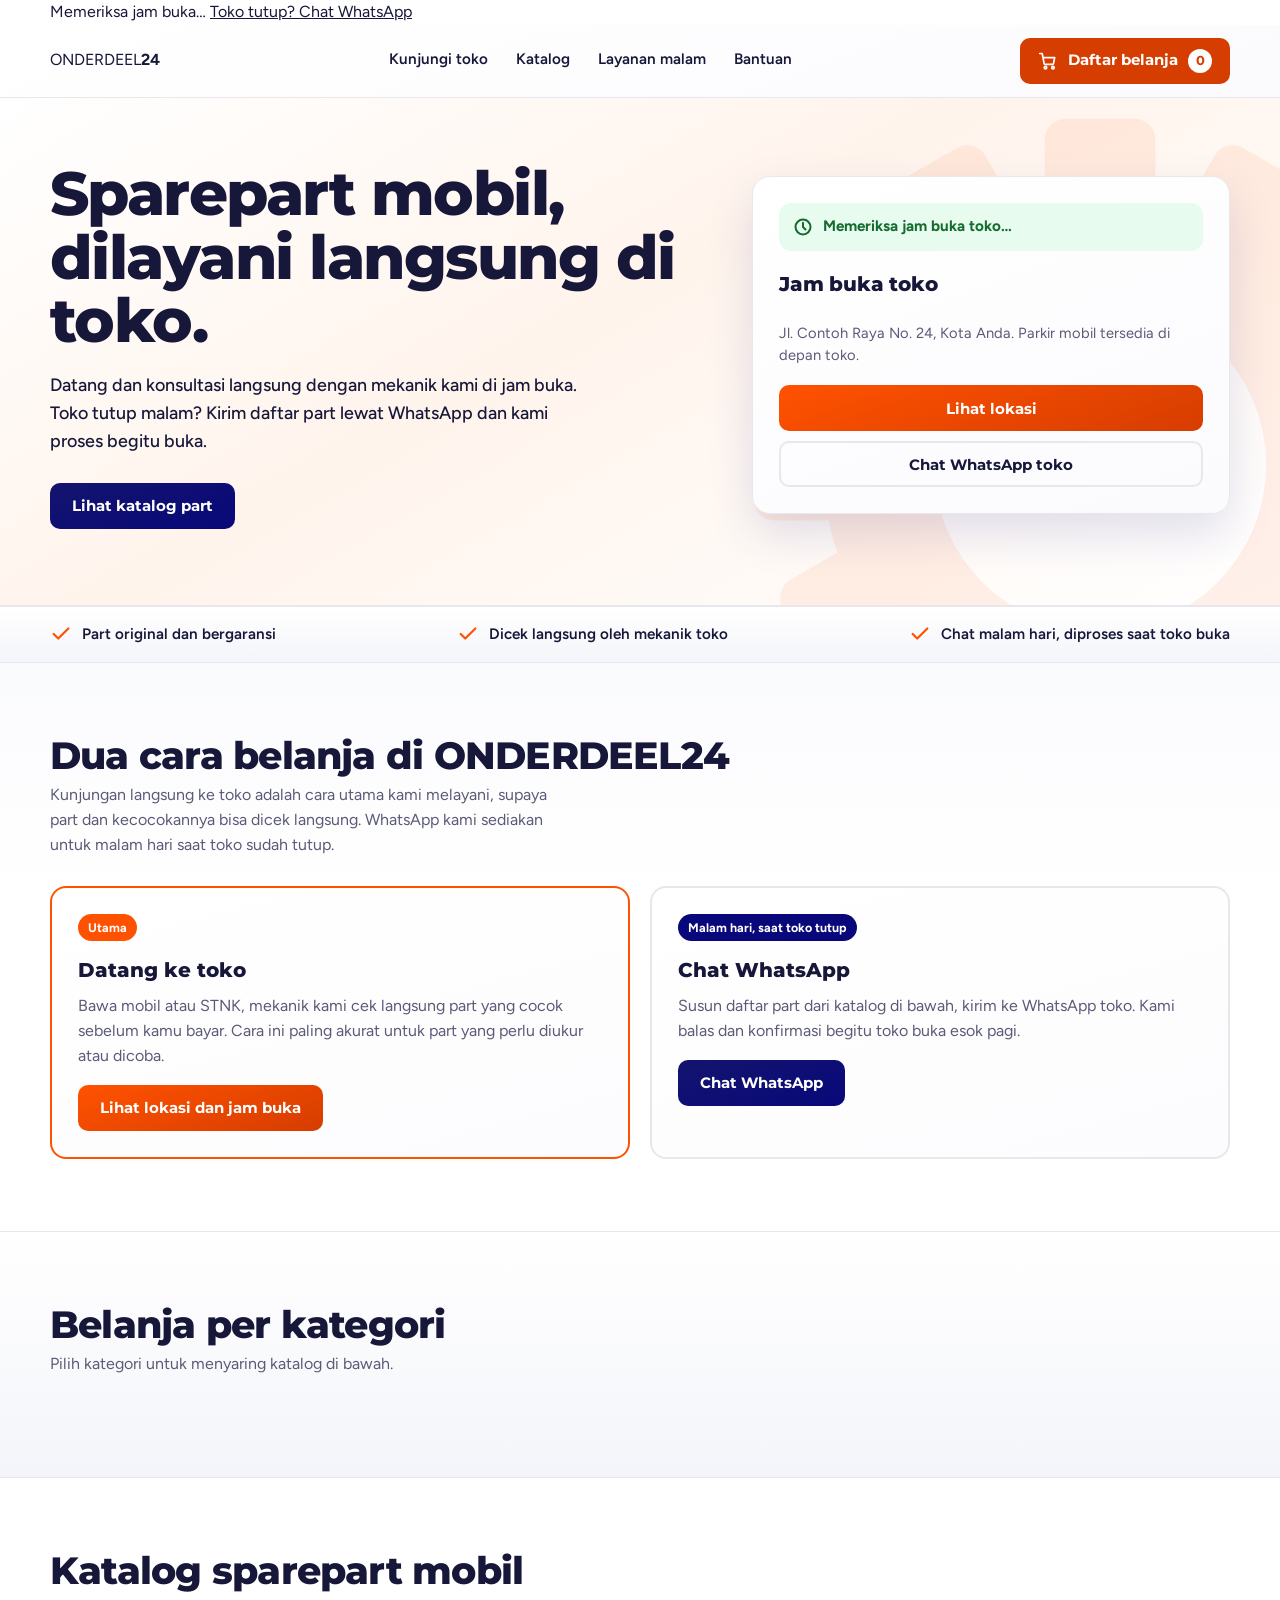
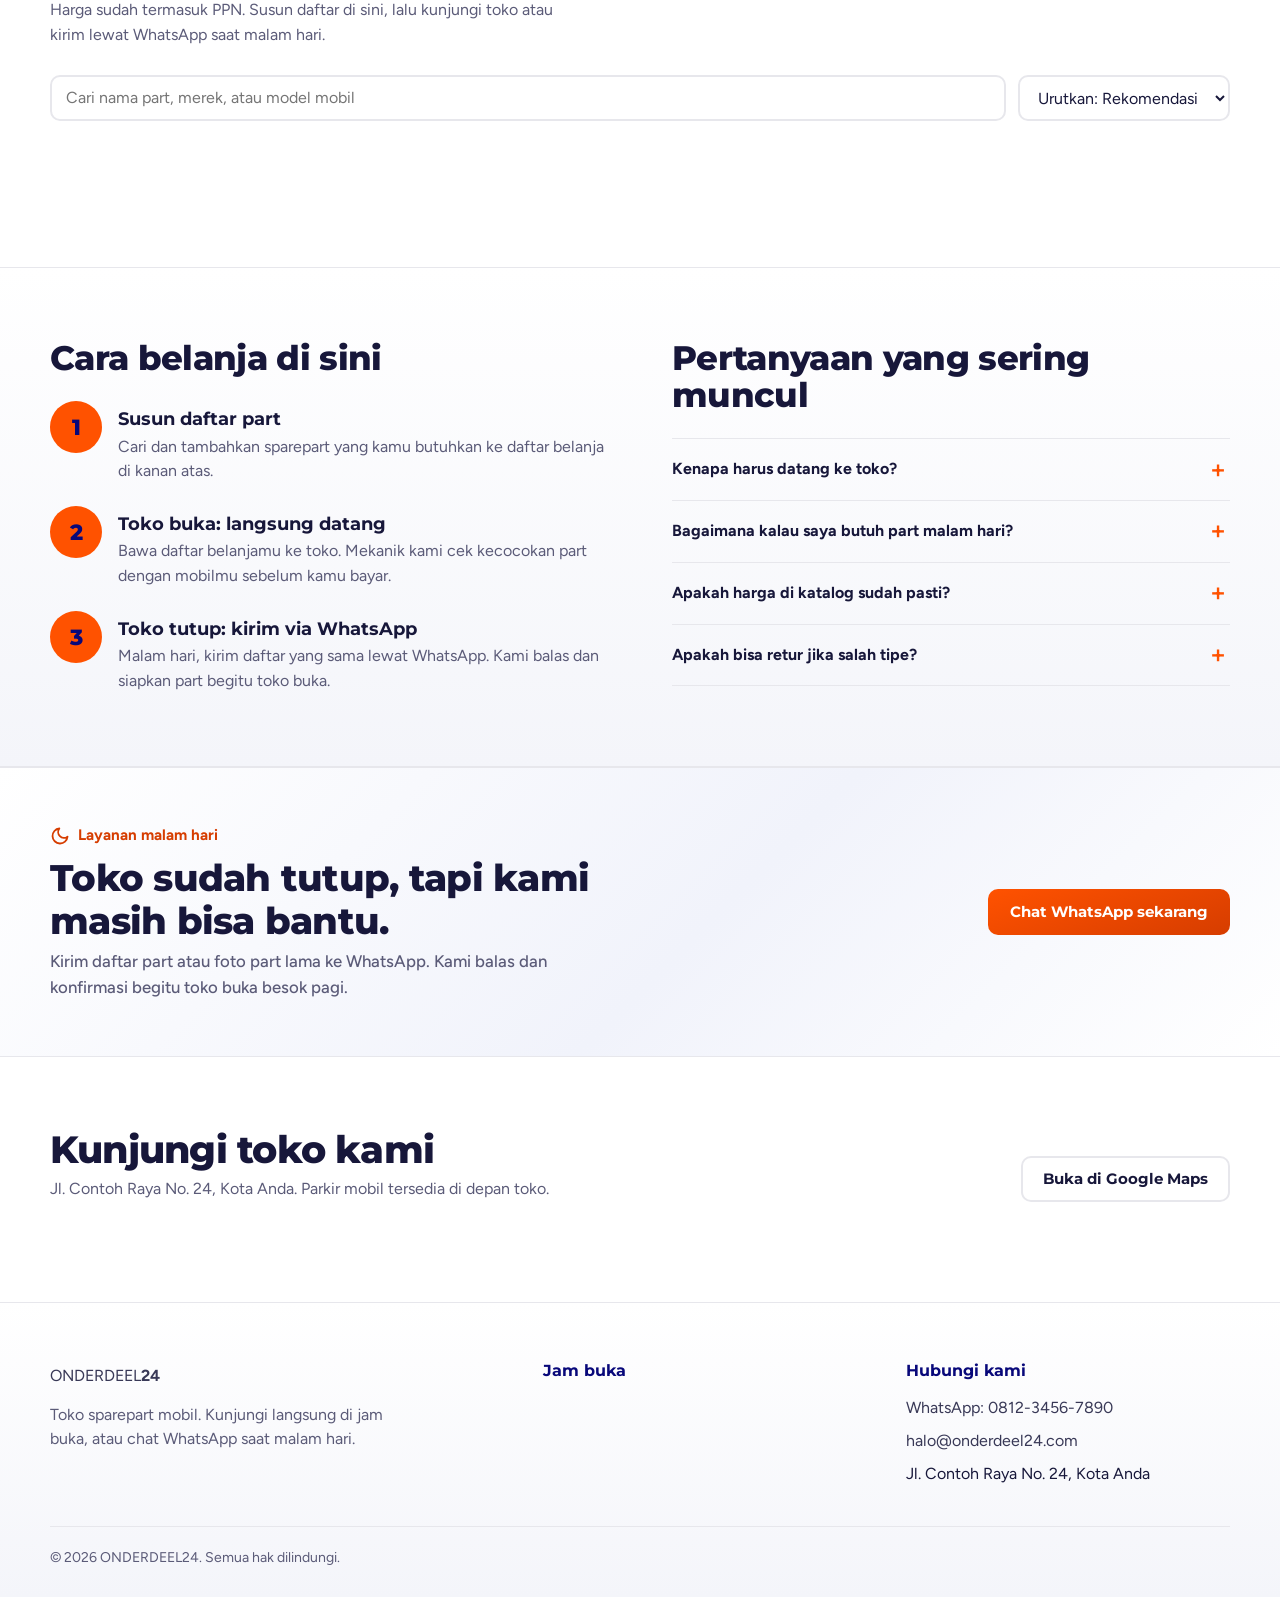
<file: index.html>
<!DOCTYPE html>
<html lang="id">
<head>
<meta charset="utf-8">
<meta name="viewport" content="width=device-width, initial-scale=1, viewport-fit=cover">
<title>ONDERDEEL24 - Sparepart Mobil</title>
<meta name="description" content="Sparepart mobil di toko kami. Datang langsung di jam buka, atau chat WhatsApp saat toko tutup malam hari.">
<link rel="preconnect" href="https://fonts.googleapis.com">
<link rel="preconnect" href="https://fonts.gstatic.com" crossorigin>
<link href="https://fonts.googleapis.com/css2?family=Figtree:wght@400;500;600;700&family=Montserrat:wght@600;700;800;900&display=swap" rel="stylesheet">
<link rel="stylesheet" href="styles.css">
</head>
<body>

<!-- Simbol logo & gerigi -->
<svg width="0" height="0" style="position:absolute" aria-hidden="true" focusable="false">
  <defs>
    <symbol id="logo-mark" viewBox="0 0 120 120">
      <g transform="translate(52 52)">
        <g fill="#FF5200">
          <rect x="-8" y="-50" width="16" height="16" rx="3"/>
          <rect x="-8" y="-50" width="16" height="16" rx="3" transform="rotate(30)"/>
          <rect x="-8" y="-50" width="16" height="16" rx="3" transform="rotate(60)"/>
          <rect x="-8" y="-50" width="16" height="16" rx="3" transform="rotate(90)"/>
          <rect x="-8" y="-50" width="16" height="16" rx="3" transform="rotate(120)"/>
          <rect x="-8" y="-50" width="16" height="16" rx="3" transform="rotate(150)"/>
          <rect x="-8" y="-50" width="16" height="16" rx="3" transform="rotate(180)"/>
          <rect x="-8" y="-50" width="16" height="16" rx="3" transform="rotate(210)"/>
          <rect x="-8" y="-50" width="16" height="16" rx="3" transform="rotate(240)"/>
          <rect x="-8" y="-50" width="16" height="16" rx="3" transform="rotate(270)"/>
          <rect x="-8" y="-50" width="16" height="16" rx="3" transform="rotate(300)"/>
          <rect x="-8" y="-50" width="16" height="16" rx="3" transform="rotate(330)"/>
          <circle r="40"/>
        </g>
        <circle r="28" fill="#fff"/>
        <circle r="21" fill="none" stroke="#FF5200" stroke-width="4"/>
        <path d="M0 -21V-3" stroke="#FF5200" stroke-width="5" stroke-linecap="round"/>
        <circle cy="3" r="7" fill="#FF5200"/>
      </g>
      <text x="58" y="113" font-family="Montserrat, 'Arial Black', sans-serif" font-weight="800" font-size="56" fill="#fff" stroke="#FF5200" stroke-width="5" stroke-linejoin="round" paint-order="stroke" textLength="60" lengthAdjust="spacingAndGlyphs">24</text>
    </symbol>
    <symbol id="gear" viewBox="0 0 104 104">
      <g transform="translate(52 52)" fill="currentColor">
        <rect x="-8" y="-50" width="16" height="16" rx="3"/>
        <rect x="-8" y="-50" width="16" height="16" rx="3" transform="rotate(30)"/>
        <rect x="-8" y="-50" width="16" height="16" rx="3" transform="rotate(60)"/>
        <rect x="-8" y="-50" width="16" height="16" rx="3" transform="rotate(90)"/>
        <rect x="-8" y="-50" width="16" height="16" rx="3" transform="rotate(120)"/>
        <rect x="-8" y="-50" width="16" height="16" rx="3" transform="rotate(150)"/>
        <rect x="-8" y="-50" width="16" height="16" rx="3" transform="rotate(180)"/>
        <rect x="-8" y="-50" width="16" height="16" rx="3" transform="rotate(210)"/>
        <rect x="-8" y="-50" width="16" height="16" rx="3" transform="rotate(240)"/>
        <rect x="-8" y="-50" width="16" height="16" rx="3" transform="rotate(270)"/>
        <rect x="-8" y="-50" width="16" height="16" rx="3" transform="rotate(300)"/>
        <rect x="-8" y="-50" width="16" height="16" rx="3" transform="rotate(330)"/>
        <path fill-rule="evenodd" d="M-40 0a40 40 0 1 0 80 0a40 40 0 1 0 -80 0ZM-24 0a24 24 0 1 0 48 0a24 24 0 1 0 -48 0Z"/>
      </g>
    </symbol>
  </defs>
</svg>

<div class="topbar" id="topbar">
  <div class="wrap">
    <span id="topbar-status"><span class="dot" aria-hidden="true"></span><span id="topbar-text">Memeriksa jam buka…</span></span>
    <a href="#malam" id="topbar-link">Toko tutup? Chat WhatsApp</a>
  </div>
</div>

<header class="site-header">
  <div class="wrap">
    <a class="brand" href="#atas" aria-label="ONDERDEEL24, ke awal halaman">
      <svg viewBox="0 0 120 120" aria-hidden="true"><use href="#logo-mark"/></svg>
      <span class="wordmark">ONDERDEEL<b>24</b></span>
    </a>
    <nav class="nav" aria-label="Menu utama">
      <a href="#kunjungi">Kunjungi toko</a>
      <a href="#produk">Katalog</a>
      <a href="#malam">Layanan malam</a>
      <a href="#bantuan">Bantuan</a>
    </nav>
    <div class="header-right">
      <button class="cart-btn" id="open-cart" type="button" aria-haspopup="dialog">
        <svg viewBox="0 0 24 24" fill="none" stroke="currentColor" stroke-width="2" stroke-linecap="round" stroke-linejoin="round" aria-hidden="true"><circle cx="9" cy="20" r="1.5"/><circle cx="18" cy="20" r="1.5"/><path d="M2 3h3l2.4 12.2a1 1 0 0 0 1 .8h9.2a1 1 0 0 0 1-.8L20 8H6"/></svg>
        <span class="label">Daftar belanja</span>
        <span class="cart-count" id="cart-count" aria-label="0 barang">0</span>
      </button>
      <button class="nav-toggle" id="nav-toggle" type="button" aria-expanded="false" aria-controls="mobile-nav" aria-label="Buka menu">
        <svg class="icon-open" viewBox="0 0 24 24" fill="none" stroke="currentColor" stroke-width="2.2" stroke-linecap="round" aria-hidden="true"><path d="M4 7h16M4 12h16M4 17h16"/></svg>
        <svg class="icon-close" viewBox="0 0 24 24" fill="none" stroke="currentColor" stroke-width="2.4" stroke-linecap="round" aria-hidden="true"><path d="M5 5l14 14M19 5 5 19"/></svg>
      </button>
    </div>
    <nav class="mobile-nav" id="mobile-nav" aria-label="Menu utama (mobile)">
      <a href="#kunjungi">Kunjungi toko</a>
      <a href="#produk">Katalog</a>
      <a href="#malam">Layanan malam</a>
      <a href="#bantuan">Bantuan</a>
    </nav>
  </div>
</header>

<main id="atas">
  <!-- HERO -->
  <section class="hero">
    <svg class="hero-gear" viewBox="0 0 104 104" aria-hidden="true"><use href="#gear"/></svg>
    <div class="wrap">
      <div>
        <h1>Sparepart mobil, dilayani langsung di toko.</h1>
        <p class="lead">Datang dan konsultasi langsung dengan mekanik kami di jam buka. Toko tutup malam? Kirim daftar part lewat WhatsApp dan kami proses begitu buka.</p>
        <div class="hero-actions">
          <a class="btn navy" href="#produk">Lihat katalog part</a>
        </div>
      </div>

      <div class="visit-card">
        <div class="when open" id="visit-when">
          <svg viewBox="0 0 24 24" fill="none" stroke="currentColor" stroke-width="2.4" stroke-linecap="round" stroke-linejoin="round" aria-hidden="true"><circle cx="12" cy="12" r="9"/><path d="M12 7v5l3 3"/></svg>
          <span id="visit-when-text">Memeriksa jam buka toko…</span>
        </div>
        <h2>Jam buka toko</h2>
        <ul class="hours-list" id="hours-list"></ul>
        <address>Jl. Contoh Raya No. 24, Kota Anda. Parkir mobil tersedia di depan toko.</address>
        <div class="visit-actions">
          <a class="btn" href="#peta" id="visit-map">Lihat lokasi</a>
          <a class="btn ghost" href="#" id="visit-wa" target="_blank" rel="noopener">Chat WhatsApp toko</a>
        </div>
      </div>
    </div>
  </section>

  <!-- TRUST STRIP -->
  <div class="strip">
    <div class="wrap">
      <ul>
        <li><svg viewBox="0 0 24 24" fill="none" stroke="currentColor" stroke-width="2.4" stroke-linecap="round" stroke-linejoin="round" aria-hidden="true"><path d="m4 12 5 5L20 6"/></svg>Part original dan bergaransi</li>
        <li><svg viewBox="0 0 24 24" fill="none" stroke="currentColor" stroke-width="2.4" stroke-linecap="round" stroke-linejoin="round" aria-hidden="true"><path d="m4 12 5 5L20 6"/></svg>Dicek langsung oleh mekanik toko</li>
        <li><svg viewBox="0 0 24 24" fill="none" stroke="currentColor" stroke-width="2.4" stroke-linecap="round" stroke-linejoin="round" aria-hidden="true"><path d="m4 12 5 5L20 6"/></svg>Chat malam hari, diproses saat toko buka</li>
      </ul>
    </div>
  </div>

  <!-- DUA JALUR LAYANAN -->
  <section class="section" id="kunjungi">
    <div class="wrap">
      <div class="section-head">
        <div>
          <h2>Dua cara belanja di ONDERDEEL24</h2>
          <p>Kunjungan langsung ke toko adalah cara utama kami melayani, supaya part dan kecocokannya bisa dicek langsung. WhatsApp kami sediakan untuk malam hari saat toko sudah tutup.</p>
        </div>
      </div>
      <div class="modes">
        <div class="mode primary">
          <span class="tag">Utama</span>
          <h3>Datang ke toko</h3>
          <p>Bawa mobil atau STNK, mekanik kami cek langsung part yang cocok sebelum kamu bayar. Cara ini paling akurat untuk part yang perlu diukur atau dicoba.</p>
          <a class="btn" href="#peta">Lihat lokasi dan jam buka</a>
        </div>
        <div class="mode night" id="malam">
          <span class="tag">Malam hari, saat toko tutup</span>
          <h3>Chat WhatsApp</h3>
          <p>Susun daftar part dari katalog di bawah, kirim ke WhatsApp toko. Kami balas dan konfirmasi begitu toko buka esok pagi.</p>
          <a class="btn navy" href="#" id="mode-wa" target="_blank" rel="noopener">Chat WhatsApp</a>
        </div>
      </div>
    </div>
  </section>

  <!-- KATEGORI -->
  <section class="section tint">
    <div class="wrap">
      <div class="section-head">
        <div>
          <h2>Belanja per kategori</h2>
          <p>Pilih kategori untuk menyaring katalog di bawah.</p>
        </div>
      </div>
      <div class="cats" id="cats"></div>
    </div>
  </section>

  <!-- PRODUK -->
  <section class="section" id="produk">
    <div class="wrap">
      <div class="section-head">
        <div>
          <h2>Katalog sparepart mobil</h2>
          <p>Harga sudah termasuk PPN. Susun daftar di sini, lalu kunjungi toko atau kirim lewat WhatsApp saat malam hari.</p>
        </div>
      </div>

      <div class="toolbar">
        <div class="input-wrap">
          <label class="sr-only" for="q">Cari produk</label>
          <input class="input" id="q" type="search" placeholder="Cari nama part, merek, atau model mobil" autocomplete="off" style="width:100%; min-height:46px; padding:0 14px; border:2px solid var(--line); border-radius:10px; background:var(--surface);">
        </div>
        <div>
          <label class="sr-only" for="sort">Urutkan</label>
          <select class="select" id="sort" style="width:100%; min-height:46px; padding:0 14px; border:2px solid var(--line); border-radius:10px; background:var(--surface);">
            <option value="rek">Urutkan: Rekomendasi</option>
            <option value="murah">Harga terendah</option>
            <option value="mahal">Harga tertinggi</option>
            <option value="nama">Nama A-Z</option>
          </select>
        </div>
      </div>

      <div class="status" aria-live="polite">
        <span id="status-text"></span>
        <button class="link-btn" id="reset" type="button" hidden>Hapus semua filter</button>
      </div>

      <div class="grid" id="grid"></div>
    </div>
  </section>

  <!-- CARA + FAQ -->
  <section class="section tint">
    <div class="wrap split">
      <div>
        <h2>Cara belanja di sini</h2>
        <ol class="steps">
          <li>
            <div>
              <h3>Susun daftar part</h3>
              <p>Cari dan tambahkan sparepart yang kamu butuhkan ke daftar belanja di kanan atas.</p>
            </div>
          </li>
          <li>
            <div>
              <h3>Toko buka: langsung datang</h3>
              <p>Bawa daftar belanjamu ke toko. Mekanik kami cek kecocokan part dengan mobilmu sebelum kamu bayar.</p>
            </div>
          </li>
          <li>
            <div>
              <h3>Toko tutup: kirim via WhatsApp</h3>
              <p>Malam hari, kirim daftar yang sama lewat WhatsApp. Kami balas dan siapkan part begitu toko buka.</p>
            </div>
          </li>
        </ol>
      </div>
      <div id="bantuan">
        <h2>Pertanyaan yang sering muncul</h2>
        <details>
          <summary>Kenapa harus datang ke toko?</summary>
          <p>Sebagian part perlu dicek nomor rangka atau dicoba langsung ke mobil supaya benar-benar pas. Kunjungan langsung membuat mekanik kami bisa memastikan itu sebelum kamu membayar.</p>
        </details>
        <details>
          <summary>Bagaimana kalau saya butuh part malam hari?</summary>
          <p>Kirim daftar part lewat WhatsApp. Kami balas begitu toko buka esok paginya, dan part bisa langsung diambil atau dikirim.</p>
        </details>
        <details>
          <summary>Apakah harga di katalog sudah pasti?</summary>
          <p>Harga di katalog adalah harga acuan. Saat kamu datang atau chat WhatsApp, kami konfirmasi ulang sesuai stok dan kecocokan dengan mobilmu.</p>
        </details>
        <details>
          <summary>Apakah bisa retur jika salah tipe?</summary>
          <p>Bisa, dalam 7 hari setelah pembelian. Part harus belum dipasang, masih utuh, dan dalam kemasan aslinya. Datang langsung ke toko untuk proses retur.</p>
        </details>
      </div>
    </div>
  </section>

  <!-- CTA MALAM -->
  <section class="cta">
    <div class="wrap">
      <div>
        <span class="eyebrow"><svg viewBox="0 0 24 24" fill="none" stroke="currentColor" stroke-width="2.2" stroke-linecap="round" stroke-linejoin="round" aria-hidden="true"><path d="M21 12.8A9 9 0 1 1 11.2 3 7 7 0 0 0 21 12.8z"/></svg>Layanan malam hari</span>
        <h2>Toko sudah tutup, tapi kami masih bisa bantu.</h2>
        <p>Kirim daftar part atau foto part lama ke WhatsApp. Kami balas dan konfirmasi begitu toko buka besok pagi.</p>
      </div>
      <a class="btn" id="cta-wa" href="#" target="_blank" rel="noopener">Chat WhatsApp sekarang</a>
    </div>
  </section>

  <!-- LOKASI -->
  <section class="section" id="peta">
    <div class="wrap section-head">
      <div>
        <h2>Kunjungi toko kami</h2>
        <p>Jl. Contoh Raya No. 24, Kota Anda. Parkir mobil tersedia di depan toko.</p>
      </div>
      <a class="btn ghost" href="https://maps.google.com" target="_blank" rel="noopener">Buka di Google Maps</a>
    </div>
  </section>
</main>

<footer class="site-footer">
  <div class="wrap">
    <div class="foot-grid">
      <div>
        <a class="brand" href="#atas" aria-label="ONDERDEEL24, ke awal halaman">
          <svg viewBox="0 0 120 120" aria-hidden="true"><use href="#logo-mark"/></svg>
          <span class="wordmark">ONDERDEEL<b>24</b></span>
        </a>
        <p>Toko sparepart mobil. Kunjungi langsung di jam buka, atau chat WhatsApp saat malam hari.</p>
      </div>
      <div>
        <h3>Jam buka</h3>
        <ul id="foot-hours"></ul>
      </div>
      <div>
        <h3>Hubungi kami</h3>
        <ul>
          <li><a id="foot-wa" href="#" target="_blank" rel="noopener">WhatsApp: 0812-3456-7890</a></li>
          <li><a href="mailto:halo@onderdeel24.com">halo@onderdeel24.com</a></li>
          <li>Jl. Contoh Raya No. 24, Kota Anda</li>
        </ul>
      </div>
    </div>
    <div class="copy">&copy; 2026 ONDERDEEL24. Semua hak dilindungi.</div>
  </div>
</footer>

<!-- Keranjang -->
<div class="overlay" id="overlay"></div>
<aside class="drawer" id="drawer" role="dialog" aria-modal="true" aria-labelledby="drawer-title" inert>
  <div class="drawer-head">
    <h2 id="drawer-title">Daftar belanja</h2>
    <button class="icon-btn" id="close-cart" type="button" aria-label="Tutup daftar belanja">
      <svg viewBox="0 0 24 24" fill="none" stroke="currentColor" stroke-width="2.4" stroke-linecap="round" aria-hidden="true"><path d="M5 5l14 14M19 5 5 19"/></svg>
    </button>
  </div>
  <p class="drawer-note" id="drawer-mode-note"></p>
  <div class="drawer-body" id="drawer-body"></div>
  <div class="drawer-foot" id="drawer-foot">
    <div class="total"><span>Perkiraan subtotal</span><strong id="subtotal">Rp 0</strong></div>
    <p class="note" id="drawer-note-2">Harga dikonfirmasi ulang saat kamu datang ke toko atau chat WhatsApp.</p>
    <a class="btn" id="checkout" href="#" target="_blank" rel="noopener" aria-disabled="true">Kirim daftar ke WhatsApp</a>
  </div>
</aside>

<div class="toast" id="toast" role="status" aria-live="polite"></div>

<script src="script.js" defer></script>
</body>
</html>
</file>
<file: styles.css>
:root {
    --orange: #FF5200;
    --orange-btn: #D63D00;
    --orange-btn-hover: #B93400;
    --orange-soft: #FFE5D6;
    --navy: #08087A;
    --bg: #FFFFFF;
    --surface: #FFFFFF;
    --tint: #FFFFFF;
    --grad-page: linear-gradient(180deg, #FFFFFF 0%, #F7F8FC 55%, #FFFFFF 100%);
    --grad-hero: linear-gradient(150deg, #FFFFFF 0%, #FFF4EC 45%, #FFFFFF 100%);
    --grad-surface: linear-gradient(160deg, #FFFFFF 0%, #FBFBFE 100%);
    --grad-tint: linear-gradient(180deg, #FFFFFF 0%, #F4F5FA 100%);
    --grad-card: linear-gradient(165deg, #FFFFFF 0%, #FCFCFE 100%);
    --grad-cta: linear-gradient(135deg, #FFFFFF 0%, #F1F3FB 55%, #FFFFFF 100%);
    --ink: #17173A;
    --muted: #5B5B78;
    --line: #E7E7EC;
    --wordmark: #08087A;
    --footer: #08087A;
    --focus: #08087A;
    --night: #0E0E3A;
    --shadow: 0 1px 0 rgba(8,8,122,.04), 0 8px 24px rgba(8,8,122,.07);
    --font-display: "Montserrat", "Arial Black", "Segoe UI", sans-serif;
    --font-body: "Figtree", "Segoe UI", Roboto, Arial, sans-serif;
    box-sizing: border-box;
    padding-top: env(safe-area-inset-top, 0px);
    padding-bottom: env(safe-area-inset-bottom, 0px);
  }
  /* Situs ini dikunci ke tema terang (putih) dan tidak lagi
     mengikuti pengaturan dark mode perangkat pengunjung. */

  *, *::before, *::after { box-sizing: border-box; }
  html { scroll-padding-top: calc(env(safe-area-inset-top, 0px) + 84px); scroll-behavior: smooth; }
  html.locked { overflow: hidden; }
  body {
    margin: 0;
    background: var(--grad-page);
    background-attachment: fixed;
    color: var(--ink);
    font-family: var(--font-body);
    font-size: 1rem;
    line-height: 1.55;
    -webkit-font-smoothing: antialiased;
  }
  img, svg { max-width: 100%; }
  a { color: inherit; }
  button, select, input { font: inherit; color: inherit; }
  :focus-visible { outline: 3px solid var(--focus); outline-offset: 2px; }
  .hero :focus-visible, .cta :focus-visible { outline-color: var(--navy); }
  .site-footer :focus-visible, .strip :focus-visible { outline-color: #FFB48F; }
  .sr-only { position: absolute; width: 1px; height: 1px; overflow: hidden; clip: rect(0 0 0 0); white-space: nowrap; }
  .wrap { width: min(1180px, 100% - 40px); margin-inline: auto; }

  /* ---------- Wordmark / logo ---------- */
  .brand { display: inline-flex; align-items: center; text-decoration: none; }
  .brand-logo { height: 40px; width: auto; flex: none; display: block; }
  .footer-logo { height: 48px; }

  /* ---------- Buttons ---------- */
  .btn {
    display: inline-flex; align-items: center; justify-content: center; gap: 8px;
    min-height: 46px; padding: 0 22px;
    border: 0; border-radius: 10px;
    background: linear-gradient(160deg, var(--orange) 0%, var(--orange-btn) 100%); color: #fff;
    font-family: var(--font-display); font-weight: 700; font-size: .95rem;
    text-decoration: none; cursor: pointer;
    transition: background-color .15s ease, transform .1s ease, filter .15s ease;
  }
  .btn:hover { filter: brightness(0.94); }
  .btn:active { transform: translateY(1px); }
  .btn.navy { background: linear-gradient(160deg, #14146E 0%, var(--navy) 100%); }
  .btn.navy:hover { filter: brightness(1.15); }
  .btn.sm { min-height: 38px; padding: 0 14px; font-size: .85rem; border-radius: 8px; }
  .btn.ghost { background: transparent; color: var(--ink); box-shadow: inset 0 0 0 2px var(--line); }
  .btn.ghost:hover { background: var(--tint); }
  .btn[aria-disabled="true"] { opacity: .45; pointer-events: none; }

  .site-header {
    position: sticky; top: env(safe-area-inset-top, 0px); z-index: 30;
    background: var(--grad-surface);
    border-bottom: 1px solid var(--line);
  }
  .site-header .wrap { display: flex; align-items: center; justify-content: space-between; gap: 20px; min-height: 72px; position: relative; }
  .header-right { display: flex; align-items: center; gap: 10px; }
  .nav { display: flex; gap: 28px; }
  .nav a { text-decoration: none; font-weight: 600; font-size: .95rem; padding: 6px 0; border-bottom: 3px solid transparent; }
  .nav a:hover { border-bottom-color: var(--orange); }
  .nav a[aria-current="page"] { color: var(--orange-btn); border-bottom-color: var(--orange); }
  .mobile-nav a[aria-current="page"] { color: var(--orange-btn); }
  .nav-toggle {
    display: none; width: 46px; height: 46px; border-radius: 10px; border: 2px solid var(--line);
    background: var(--surface); cursor: pointer; flex: none;
    align-items: center; justify-content: center;
  }
  .nav-toggle svg { width: 22px; height: 22px; }
  .nav-toggle .icon-close { display: none; }
  .nav-toggle[aria-expanded="true"] .icon-open { display: none; }
  .nav-toggle[aria-expanded="true"] .icon-close { display: block; }
  .mobile-nav {
    display: none;
    position: absolute; left: 0; right: 0; top: 100%;
    background: var(--surface); border-bottom: 1px solid var(--line);
    box-shadow: 0 16px 32px rgba(8,8,60,.12);
    padding: 8px 0 14px;
  }
  .mobile-nav.open { display: block; }
  .mobile-nav a {
    display: block; padding: 14px 4px; margin-inline: 20px;
    text-decoration: none; font-weight: 700; font-size: 1.02rem;
    border-bottom: 1px solid var(--line);
  }
  .mobile-nav a:last-child { border-bottom: 0; }
  .cart-btn {
    position: relative; display: inline-flex; align-items: center; gap: 10px;
    min-height: 46px; padding: 0 18px;
    border: 0; border-radius: 10px; background: var(--orange-btn); color: #fff;
    font-family: var(--font-display); font-weight: 700; font-size: .92rem; cursor: pointer;
    transition: background-color .15s ease;
  }
  .cart-btn:hover { background: var(--orange-btn-hover); }
  .cart-btn svg { width: 20px; height: 20px; }
  .cart-count {
    min-width: 24px; height: 24px; padding: 0 7px; border-radius: 12px;
    background: #fff; color: var(--orange-btn);
    display: inline-grid; place-items: center; font-size: .8rem;
  }
  .cart-count.bump { animation: bump .3s ease; }
  @keyframes bump { 40% { transform: scale(1.25); } }

  /* ---------- Hero ---------- */
  .hero { position: relative; overflow: hidden; background: var(--grad-hero); color: var(--ink); isolation: isolate; border-bottom: 1px solid var(--line); }
  .hero-gear {
    position: absolute; z-index: -1; right: -180px; bottom: -220px;
    width: 720px; height: 720px; color: var(--orange); opacity: .08;
    animation: spin 90s linear infinite;
  }
  @keyframes spin { to { transform: rotate(360deg); } }
  .hero .wrap { display: grid; grid-template-columns: 1.15fr .85fr; gap: 56px; align-items: center; padding-block: 64px 76px; }
  .hero h1 {
    margin: 0 0 18px;
    font-family: var(--font-display); font-weight: 800;
    font-size: clamp(2.2rem, 5vw, 3.8rem); line-height: 1.05; letter-spacing: -0.025em;
    max-width: 15ch;
  }
  .hero p.lead { margin: 0 0 28px; font-size: 1.12rem; max-width: 46ch; font-weight: 500; }
  .hero-actions { display: flex; flex-wrap: wrap; gap: 12px; }

  .visit-card {
    background: var(--grad-surface); color: var(--ink);
    border-radius: 18px; padding: 26px;
    border: 1px solid var(--line);
    box-shadow: 0 20px 48px rgba(8,8,122,.12);
  }
  .visit-card .when {
    display: flex; align-items: center; gap: 10px;
    padding: 12px 14px; border-radius: 12px; margin-bottom: 18px;
    font-weight: 700; font-size: .95rem;
  }
  .visit-card .when.open { background: #E8FBEF; color: #146C2E; }
  .visit-card .when.closed { background: var(--orange-soft); color: var(--orange-btn); }
  .visit-card .when svg { width: 20px; height: 20px; flex: none; }
  .visit-card h2 { margin: 0 0 4px; font-family: var(--font-display); font-weight: 800; font-size: 1.25rem; letter-spacing: -0.01em; }
  .hours-list { list-style: none; margin: 0 0 18px; padding: 0; display: grid; gap: 6px; font-size: .92rem; }
  .hours-list li { display: flex; justify-content: space-between; gap: 12px; padding: 3px 0; border-bottom: 1px dashed var(--line); }
  .hours-list li.today { font-weight: 700; color: var(--orange-btn); }
  .visit-card address { font-style: normal; color: var(--muted); font-size: .92rem; margin: 0 0 18px; }
  .visit-actions { display: grid; gap: 10px; }

  /* ---------- Trust strip ---------- */
  .strip { background: var(--grad-tint); color: var(--ink); border-block: 1px solid var(--line); }
  .strip ul { list-style: none; margin: 0; padding: 16px 0; display: flex; flex-wrap: wrap; justify-content: space-between; gap: 12px 32px; }
  .strip li { display: flex; align-items: center; gap: 10px; font-weight: 600; font-size: .95rem; }
  .strip svg { width: 22px; height: 22px; color: var(--orange); flex: none; }

  /* ---------- Distributor / mitra resmi ---------- */
  .distributors { background: var(--grad-page); border-block: 1px solid var(--line); padding-block: 40px; }
  .distributors .dist-head { text-align: center; margin-bottom: 26px; }
  .distributors .dist-head p { margin: 0; font-weight: 700; letter-spacing: .04em; text-transform: uppercase; font-size: .82rem; color: var(--muted); }
  .dist-row { display: flex; flex-wrap: wrap; align-items: center; justify-content: center; gap: 40px 56px; }
  .dist-row img { height: 44px; width: auto; display: block; }

  /* ---------- Sections ---------- */
  .section { padding-block: 72px; }
  .section.tint { background: var(--grad-tint); border-block: 1px solid var(--line); }
  .section-head { display: flex; justify-content: space-between; align-items: end; gap: 20px; flex-wrap: wrap; margin-bottom: 28px; }
  .section-head h2 { margin: 0; font-family: var(--font-display); font-weight: 800; font-size: clamp(1.7rem, 3.4vw, 2.4rem); letter-spacing: -0.02em; line-height: 1.1; }
  .section-head p { margin: 6px 0 0; color: var(--muted); max-width: 52ch; }

  /* Kenapa dua jalur layanan */
  .modes { display: grid; grid-template-columns: 1fr 1fr; gap: 20px; }
  .mode { border-radius: 16px; padding: 26px; border: 2px solid var(--line); background: var(--grad-card); }
  .mode.primary { border-color: var(--orange); background: var(--grad-card); }
  .mode .tag { display: inline-block; font-size: .78rem; font-weight: 700; padding: 4px 10px; border-radius: 999px; background: var(--orange); color: #fff; margin-bottom: 14px; }
  .mode.night .tag { background: var(--navy); }
  .mode h3 { margin: 0 0 8px; font-family: var(--font-display); font-weight: 800; font-size: 1.25rem; }
  .mode p { margin: 0 0 16px; color: var(--muted); }

  /* Kategori */
  .cats { display: grid; grid-template-columns: repeat(4, 1fr); gap: 14px; }
  .cat {
    display: flex; align-items: center; gap: 14px; text-align: left;
    padding: 18px; border-radius: 14px; cursor: pointer;
    background: var(--grad-card); border: 2px solid var(--line);
    text-decoration: none;
    transition: border-color .15s ease, background-color .15s ease;
  }
  .cat:hover { border-color: var(--orange); }
  .cat[aria-pressed="true"] { border-color: var(--orange); background: var(--grad-card); }
  .cat .ico-box { width: 52px; height: 52px; border-radius: 12px; background: var(--orange); color: #fff; display: grid; place-items: center; flex: none; }
  .cat .ico-box svg { width: 28px; height: 28px; }
  .cat strong { display: block; font-family: var(--font-display); font-weight: 700; font-size: 1rem; line-height: 1.2; }
  .cat small { color: var(--muted); font-size: .85rem; }

  /* Toolbar */
  .toolbar { display: grid; grid-template-columns: 1.4fr auto; gap: 12px; align-items: center; margin-bottom: 14px; }
  .status { display: flex; justify-content: space-between; align-items: center; gap: 12px; margin-bottom: 20px; min-height: 40px; color: var(--muted); }
  .status strong { color: var(--ink); }
  .link-btn { background: none; border: 0; padding: 6px 0; color: var(--orange-btn); font-weight: 700; cursor: pointer; text-decoration: underline; text-underline-offset: 3px; }

  /* Form fields (dipakai katalog & admin) */
  .field { display: grid; gap: 6px; margin-bottom: 14px; }
  .field label { font-weight: 700; font-size: .9rem; }
  .field .hint { font-weight: 400; color: var(--muted); font-size: .82rem; }
  .input, .select, .textarea {
    width: 100%; min-height: 46px; padding: 10px 14px;
    border: 2px solid var(--line); border-radius: 10px; background: var(--surface);
    font: inherit; color: inherit;
  }
  .textarea { min-height: 90px; resize: vertical; font-family: monospace; font-size: .88rem; }
  .input:focus, .select:focus, .textarea:focus { border-color: var(--orange); }

  /* ---------- Panel admin ---------- */
  .admin-gate { max-width: 420px; margin: 0 auto; text-align: center; }
  .admin-gate .btn { width: 100%; margin-top: 6px; }
  .admin-note { background: var(--tint); border: 1px solid var(--line); border-radius: 12px; padding: 16px 18px; margin-bottom: 28px; font-size: .92rem; color: var(--muted); }
  .admin-note strong { color: var(--ink); }
  .admin-toolbar { display: flex; justify-content: space-between; align-items: center; gap: 12px; margin-bottom: 20px; flex-wrap: wrap; }
  .admin-grid { display: grid; grid-template-columns: 1.1fr 1.4fr; gap: 32px; align-items: start; }
  .admin-form { background: var(--surface); border: 1px solid var(--line); border-radius: 14px; padding: 22px; position: sticky; top: 96px; }
  .admin-form h3 { margin: 0 0 16px; font-family: var(--font-display); font-weight: 800; font-size: 1.1rem; }
  .admin-form .row2 { display: grid; grid-template-columns: 1fr 1fr; gap: 12px; }
  .admin-form .actions { display: flex; gap: 10px; margin-top: 4px; }
  .admin-list { display: grid; gap: 10px; }
  .admin-row { display: flex; align-items: center; justify-content: space-between; gap: 16px; background: var(--surface); border: 1px solid var(--line); border-radius: 12px; padding: 14px 16px; }
  .admin-row.out { border-color: var(--orange-soft); background: #FFF8F4; }
  .admin-row-main { display: grid; gap: 2px; }
  .admin-row-main strong { font-family: var(--font-display); font-size: .98rem; }
  .admin-row-main .muted { color: var(--muted); font-size: .85rem; }
  .admin-row-actions { display: flex; gap: 8px; flex: none; }
  .btn.danger { background: var(--orange-btn); }
  .btn.danger:hover { background: #8f2900; }

  /* Produk */
  .grid { display: grid; grid-template-columns: repeat(4, 1fr); gap: 20px; }
  .card { display: flex; flex-direction: column; background: var(--grad-card); border: 1px solid var(--line); border-radius: 14px; overflow: hidden; box-shadow: var(--shadow); }
  .card-art { position: relative; aspect-ratio: 4 / 3; background: var(--grad-tint); border-bottom: 1px solid var(--line); display: grid; place-items: center; color: var(--orange); }
  .card-art svg { width: 30%; height: auto; stroke-width: 1.5; }
  .badge { position: absolute; top: 12px; left: 12px; padding: 4px 10px; border-radius: 999px; background: var(--surface); color: var(--ink); font-size: .78rem; font-weight: 700; border: 1px solid var(--line); }
  .badge.ori { background: var(--navy); color: #fff; border-color: var(--navy); }
  .card-body { display: flex; flex-direction: column; gap: 6px; padding: 16px; flex: 1; }
  .card h3 { margin: 0; font-family: var(--font-display); font-weight: 700; font-size: 1rem; line-height: 1.3; }
  .fit { margin: 0; color: var(--muted); font-size: .88rem; line-height: 1.4; }
  .stock { margin: 2px 0 0; font-size: .82rem; font-weight: 700; color: #146C2E; }
  .stock.out { color: var(--orange-btn); }
  .btn[disabled] { opacity: .5; cursor: not-allowed; }
  .card-foot { margin-top: auto; padding-top: 14px; display: flex; align-items: center; justify-content: space-between; gap: 10px; }
  .price { font-family: var(--font-display); font-weight: 800; font-size: 1.05rem; letter-spacing: -0.01em; }
  .empty { grid-column: 1 / -1; text-align: center; padding: 56px 20px; border: 2px dashed var(--line); border-radius: 14px; }
  .empty h3 { margin: 0 0 6px; font-family: var(--font-display); font-weight: 800; font-size: 1.3rem; }
  .empty p { margin: 0 0 16px; color: var(--muted); }

  /* Steps + FAQ */
  .split { display: grid; grid-template-columns: 1fr 1fr; gap: 64px; }
  .split h2 { margin: 0 0 24px; font-family: var(--font-display); font-weight: 800; font-size: clamp(1.6rem, 3vw, 2.1rem); letter-spacing: -0.02em; line-height: 1.1; }
  .steps { list-style: none; margin: 0; padding: 0; display: grid; gap: 22px; counter-reset: s; }
  .steps li { display: grid; grid-template-columns: 52px 1fr; gap: 16px; align-items: start; counter-increment: s; }
  .steps li::before {
    content: counter(s);
    width: 52px; height: 52px; border-radius: 50%;
    display: grid; place-items: center;
    background: var(--orange); color: var(--navy);
    font-family: var(--font-display); font-weight: 800; font-size: 1.4rem;
  }
  .steps h3 { margin: 4px 0 2px; font-family: var(--font-display); font-weight: 700; font-size: 1.1rem; }
  .steps p { margin: 0; color: var(--muted); }
  details { border-bottom: 1px solid var(--line); }
  details:first-of-type { border-top: 1px solid var(--line); }
  summary { list-style: none; cursor: pointer; padding: 18px 40px 18px 0; position: relative; font-weight: 700; }
  summary::-webkit-details-marker { display: none; }
  summary::after { content: "+"; position: absolute; right: 4px; top: 50%; transform: translateY(-50%); font-size: 1.6rem; color: var(--orange); font-weight: 600; transition: transform .2s ease; }
  details[open] summary::after { transform: translateY(-50%) rotate(45deg); }
  details p { margin: 0 0 18px; color: var(--muted); max-width: 60ch; }

  /* CTA malam hari */
  .cta { position: relative; overflow: hidden; background: var(--grad-cta); color: var(--ink); isolation: isolate; border-block: 1px solid var(--line); }
  .cta .wrap { display: flex; align-items: center; justify-content: space-between; gap: 32px; flex-wrap: wrap; padding-block: 56px; }
  .cta .eyebrow { display: inline-flex; align-items: center; gap: 8px; color: var(--orange-btn); font-weight: 700; margin-bottom: 10px; font-size: .95rem; }
  .cta .eyebrow svg { width: 20px; height: 20px; }
  .cta h2 { margin: 0 0 6px; font-family: var(--font-display); font-weight: 800; font-size: clamp(1.6rem, 3.2vw, 2.3rem); letter-spacing: -0.02em; line-height: 1.15; max-width: 24ch; color: var(--ink); }
  .cta p { margin: 0; font-size: 1.05rem; font-weight: 500; max-width: 48ch; color: var(--muted); }

  /* Footer */
  .site-footer { background: var(--grad-tint); color: var(--ink); padding-block: 56px 28px; border-top: 1px solid var(--line); }
  .foot-grid { display: grid; grid-template-columns: 1.4fr 1fr 1fr; gap: 40px; }
  .site-footer p { margin: 14px 0 0; max-width: 34ch; color: var(--muted); }
  .site-footer h3 { margin: 0 0 12px; font-family: var(--font-display); font-weight: 700; font-size: 1rem; color: var(--navy); }
  .site-footer ul { list-style: none; margin: 0; padding: 0; display: grid; gap: 8px; }
  .site-footer a { text-decoration: none; color: var(--ink); opacity: .85; }
  .site-footer a:hover { text-decoration: underline; opacity: 1; color: var(--orange-btn); }
  .site-footer .hrs { display: flex; justify-content: space-between; gap: 12px; color: var(--muted); }
  .copy { margin-top: 40px; padding-top: 20px; border-top: 1px solid var(--line); font-size: .88rem; color: var(--muted); }

  /* Cart drawer */
  .overlay { position: fixed; inset: 0; z-index: 40; background: rgba(8,8,60,.55); opacity: 0; visibility: hidden; transition: opacity .2s ease, visibility .2s; }
  .overlay.open { opacity: 1; visibility: visible; }
  .drawer {
    position: fixed; z-index: 50; top: 0; right: 0; bottom: 0;
    width: min(440px, 100%);
    padding-top: env(safe-area-inset-top, 0px);
    padding-bottom: env(safe-area-inset-bottom, 0px);
    background: var(--grad-surface); color: var(--ink);
    display: flex; flex-direction: column;
    transform: translateX(100%); visibility: hidden;
    transition: transform .25s ease, visibility .25s;
    box-shadow: -20px 0 50px rgba(8,8,60,.25);
  }
  .drawer.open { transform: none; visibility: visible; }
  .drawer-head { display: flex; align-items: center; justify-content: space-between; padding: 18px 22px; border-bottom: 1px solid var(--line); }
  .drawer-head h2 { margin: 0; font-family: var(--font-display); font-weight: 800; font-size: 1.3rem; }
  .icon-btn { width: 44px; height: 44px; border-radius: 10px; border: 1px solid var(--line); background: var(--surface); cursor: pointer; display: grid; place-items: center; }
  .icon-btn:hover { background: var(--orange-soft); }
  .icon-btn svg { width: 20px; height: 20px; }
  .drawer-note { margin: 0; padding: 12px 22px; font-size: .85rem; color: var(--muted); background: #FAFAFC; border-bottom: 1px solid var(--line); }
  .drawer-body { flex: 1; overflow-y: auto; padding: 8px 22px; }
  .line-item { display: grid; grid-template-columns: 56px 1fr; gap: 14px; padding: 16px 0; border-bottom: 1px solid var(--line); }
  .line-art { width: 56px; height: 56px; border-radius: 10px; background: var(--surface); border: 1px solid var(--line); color: var(--orange); display: grid; place-items: center; }
  .line-art svg { width: 28px; height: 28px; }
  .line-item h3 { margin: 0; font-family: var(--font-display); font-weight: 700; font-size: .95rem; line-height: 1.3; }
  .line-meta { display: flex; align-items: center; justify-content: space-between; margin-top: 10px; gap: 10px; }
  .qty { display: inline-flex; align-items: center; border: 2px solid var(--line); border-radius: 10px; }
  .qty button { width: 38px; height: 38px; border: 0; background: none; cursor: pointer; font-size: 1.2rem; font-weight: 700; border-radius: 8px; }
  .qty button:hover { background: var(--tint); }
  .qty span { min-width: 28px; text-align: center; font-weight: 700; }
  .drawer-empty { padding: 48px 8px; text-align: center; color: var(--muted); }
  .drawer-empty h3 { margin: 0 0 6px; color: var(--ink); font-family: var(--font-display); font-weight: 800; font-size: 1.2rem; }
  .drawer-empty .btn { margin-top: 14px; }
  .drawer-foot { padding: 18px 22px 22px; border-top: 1px solid var(--line); display: grid; gap: 12px; }
  .total { display: flex; justify-content: space-between; align-items: baseline; font-weight: 600; }
  .total strong { font-family: var(--font-display); font-weight: 800; font-size: 1.4rem; }
  .note { margin: 0; font-size: .85rem; color: var(--muted); }

  .toast {
    position: fixed; z-index: 60; left: 50%; bottom: calc(24px + env(safe-area-inset-bottom, 0px));
    transform: translate(-50%, 20px); opacity: 0; pointer-events: none;
    background: var(--navy); color: #fff; padding: 12px 18px; border-radius: 10px;
    font-weight: 600; box-shadow: 0 10px 30px rgba(8,8,60,.35);
    transition: opacity .2s ease, transform .2s ease; max-width: calc(100% - 32px);
  }
  .toast.show { opacity: 1; transform: translate(-50%, 0); }

  /* ---------- Responsive ---------- */
  @media (max-width: 1080px) {
    .grid { grid-template-columns: repeat(3, 1fr); }
    .cats { grid-template-columns: repeat(2, 1fr); }
  }
  @media (max-width: 900px) {
    .hero .wrap { grid-template-columns: 1fr; gap: 36px; padding-block: 44px 52px; }
    .hero-gear { width: 520px; height: 520px; right: -200px; bottom: -160px; }
    .split { grid-template-columns: 1fr; gap: 48px; }
    .nav { display: none; }
    .nav-toggle { display: inline-flex; }
    .modes { grid-template-columns: 1fr; }
    .foot-grid { grid-template-columns: 1fr 1fr; }
    .foot-grid > :first-child { grid-column: 1 / -1; }
    .admin-grid { grid-template-columns: 1fr; }
    .admin-form { position: static; }
    .dist-row { gap: 28px 36px; }
    .dist-row img { height: 34px; }
  }
  @media (max-width: 680px) {
    .wrap { width: min(1180px, 100% - 28px); }
    .grid { grid-template-columns: repeat(2, 1fr); gap: 12px; }
    .card-body { padding: 12px; }
    .card-foot { flex-direction: column; align-items: stretch; }
    .cats { grid-template-columns: 1fr 1fr; gap: 10px; }
    .cat { flex-direction: column; align-items: flex-start; gap: 10px; padding: 14px; }
    .section { padding-block: 52px; }
    .brand-logo { height: 32px; }
    .cart-btn .label { display: none; }
    .toolbar { grid-template-columns: 1fr; }
    .strip ul { flex-direction: column; }
    .foot-grid { grid-template-columns: 1fr; }
    .admin-form .row2 { grid-template-columns: 1fr; }
    .admin-row { flex-direction: column; align-items: stretch; }
    .admin-row-actions { justify-content: flex-end; }
    .dist-row { gap: 20px 24px; }
    .dist-row img { height: 28px; }
  }
  @media (prefers-reduced-motion: reduce) {
    html { scroll-behavior: auto; }
    .hero-gear { animation: none; }
    .drawer, .overlay, .toast, .cart-count.bump { transition: none; animation: none; }
  }
</file>
